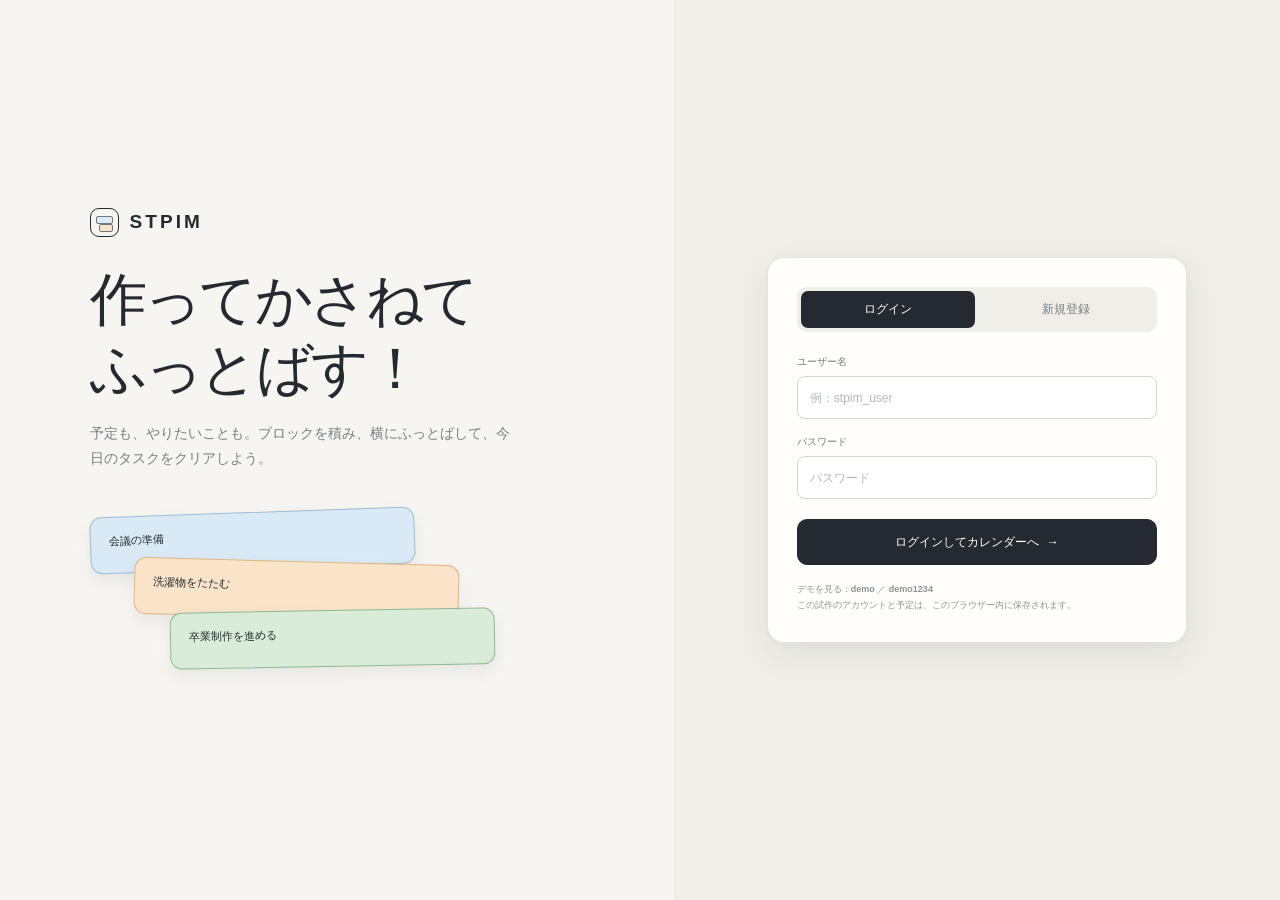
<file: prototype/index.html>
<!doctype html>
<html lang="ja">
  <head>
    <meta charset="UTF-8" />
    <meta name="viewport" content="width=device-width, initial-scale=1.0" />
    <meta name="theme-color" content="#f6f5f1" />
    <meta name="description" content="予定をブロックで積み上げ、ひとつずつクリアするスケジュールアプリ STPIM" />
    <title>STPIM — 予定をひとつずつ</title>
    <link rel="stylesheet" href="./styles.css" />
  </head>
  <body>
    <main id="app" aria-live="off"></main>
    <div id="modal-root"></div>
    <div id="toast-root" aria-live="polite" aria-atomic="true"></div>
    <script src="./app.js" defer></script>
  </body>
</html>
</file>
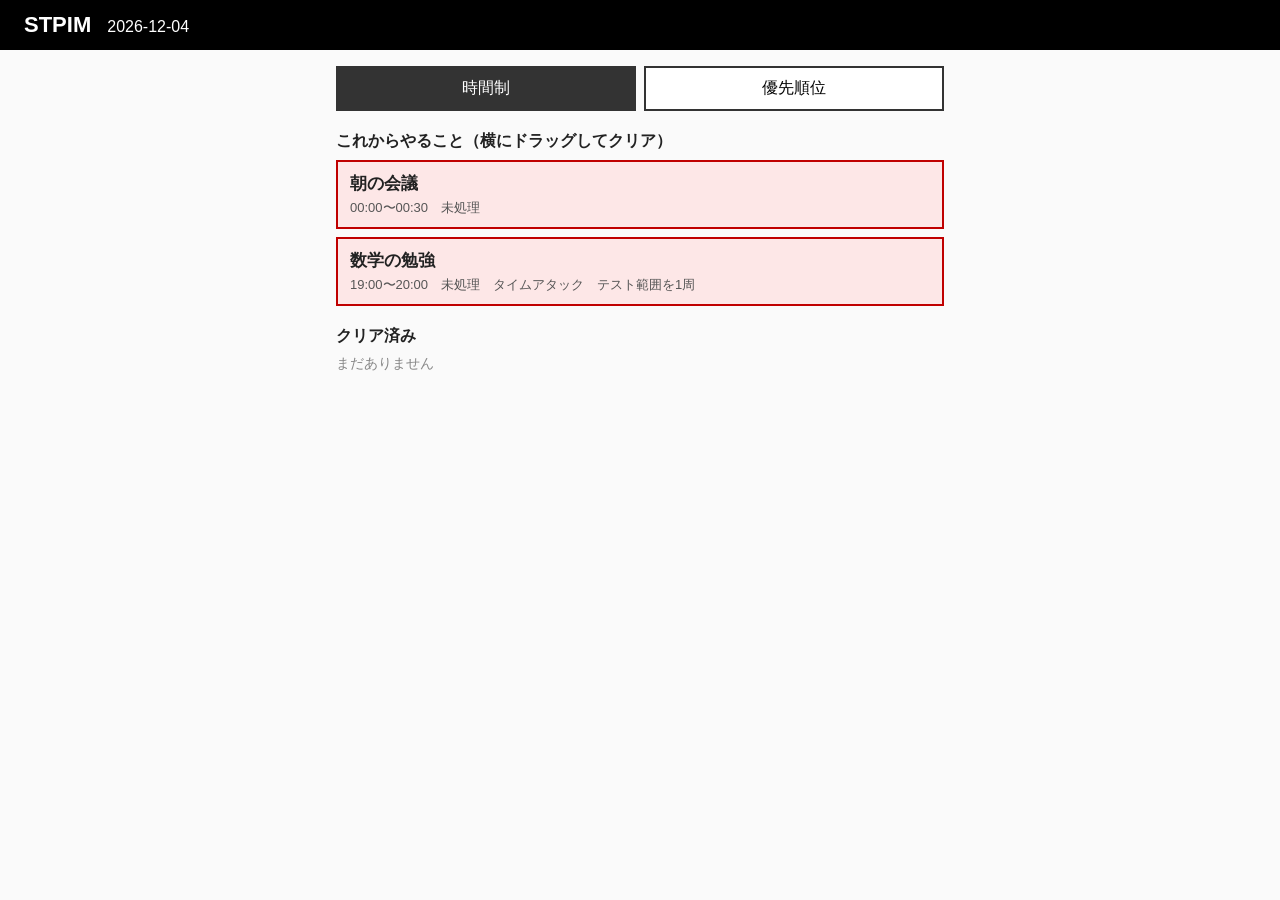
<file: public/index.html>
<!DOCTYPE html>
<html lang="ja">
<head>
  <meta charset="UTF-8">
  <meta name="viewport" content="width=device-width, initial-scale=1">
  <title>STPIM</title>
  <link rel="stylesheet" href="css/style.css">
</head>
<body>
  <header>
    <h1>STPIM</h1>
    <span id="today"></span>
  </header>
  <main>
    <div class="tabs">
      <button class="tab active" id="tab-time" type="button">時間制</button>
      <button class="tab" id="tab-priority" type="button">優先順位</button>
    </div>
    <h2>これからやること（横にドラッグしてクリア）</h2>
    <div class="tower" id="tower"></div>
    <h2>クリア済み</h2>
    <div class="tower" id="cleared"></div>
  </main>
  <div class="toast" id="toast"></div>

  <script src="js/constants.js"></script>
  <script src="js/blocks.js"></script>
  <script src="js/main.js"></script>
</body>
</html>
</file>
<file: prototype/styles.css>
:root {
  color-scheme: light;
  --paper: #f6f5f1;
  --surface: #fffefa;
  --surface-2: #f0efe9;
  --ink: #252a30;
  --muted: #83898c;
  --line: #e5e4dc;
  --line-strong: #d4d4cc;
  --blue: #d9e9f5;
  --blue-line: #9fbdd2;
  --orange: #f9e3c9;
  --orange-line: #dfb783;
  --green: #d9ebd9;
  --green-line: #91bb91;
  --red: #bf5d48;
  --shadow: 0 12px 34px rgba(46, 50, 52, .07), 0 2px 6px rgba(46, 50, 52, .04);
  --radius: 16px;
  --font: "Yu Gothic UI", "Hiragino Kaku Gothic ProN", Meiryo, sans-serif;
  font-family: var(--font);
  color: var(--ink);
  background: var(--paper);
  font-synthesis: none;
  text-rendering: optimizeLegibility;
}
* { box-sizing: border-box; }
body { margin: 0; min-width: 340px; min-height: 100vh; overflow-x: hidden; background: var(--paper); }
button, input, textarea, select { font: inherit; color: inherit; }
button { cursor: pointer; }
button:focus-visible, input:focus-visible, textarea:focus-visible, select:focus-visible { outline: 3px solid #94b7d0; outline-offset: 2px; }
.mono { font-family: "DM Mono", monospace; font-variant-numeric: tabular-nums; }
.app-shell { min-height: 100vh; }
.topbar { height: 76px; display: flex; align-items: center; gap: 36px; padding: 0 clamp(20px, 4.3vw, 68px); border-bottom: 1px solid var(--line); background: rgba(255,254,250,.82); position: sticky; top: 0; z-index: 5; backdrop-filter: blur(14px); }
.brand { display: inline-flex; align-items: center; gap: 11px; border: 0; background: none; padding: 0; font-weight: 800; letter-spacing: .16em; font-size: 19px; white-space: nowrap; }
.brand-mark { width: 29px; height: 29px; border: 1.5px solid var(--ink); border-radius: 9px; display: grid; place-items: center; position: relative; overflow: hidden; }
.brand-mark::before, .brand-mark::after { content: ""; position: absolute; left: 5px; right: 5px; height: 6px; border: 1px solid #72777b; border-radius: 2px; background: var(--blue); }
.brand-mark::before { top: 7px; } .brand-mark::after { top: 15px; left: 8px; background: var(--orange); }
.nav { display: flex; gap: 5px; align-items: center; height: 100%; }
.nav-link { border: 0; color: #747b80; background: transparent; padding: 10px 14px; border-radius: 10px; font-size: 13px; transition: .18s; }
.nav-link:hover { background: var(--surface-2); color: var(--ink); }
.nav-link.active { color: var(--ink); background: #edede7; font-weight: 700; }
.topbar-right { margin-left: auto; display: flex; gap: 10px; align-items: center; }
.total-pill, .user-pill { border: 1px solid var(--line); color: #61686d; background: var(--surface); border-radius: 999px; padding: 8px 13px; font-size: 11px; white-space: nowrap; }
.user-pill { display: flex; align-items: center; gap: 8px; }
.avatar { width: 23px; height: 23px; border-radius: 50%; background: #e8e8de; display: grid; place-items: center; font-size: 10px; font-weight: 700; color: #69716e; }
.logout-button { border: 0; background: none; color: var(--muted); padding: 6px; font-size: 12px; }
.page { max-width: 1440px; margin: 0 auto; padding: 38px clamp(20px,4.3vw,68px) 72px; }
.page-heading { display: flex; justify-content: space-between; align-items: end; margin-bottom: 27px; gap: 18px; }
.eyebrow { font-size: 10px; letter-spacing: .14em; text-transform: uppercase; color: var(--muted); font-weight: 700; margin: 0 0 8px; }
h1, h2, h3, p { margin-top: 0; }
h1 { font-size: clamp(25px,3vw,34px); line-height: 1.2; letter-spacing: -.045em; margin-bottom: 8px; }
.heading-sub { color: var(--muted); font-size: 13px; margin: 0; }
.heading-actions { display: flex; align-items: center; gap: 9px; }
.button { min-height: 42px; display: inline-flex; align-items: center; justify-content: center; gap: 8px; border-radius: 10px; padding: 0 16px; font-size: 12px; font-weight: 600; border: 1px solid var(--line-strong); background: var(--surface); transition: transform .15s, background .15s, border-color .15s; }
.button:hover { transform: translateY(-1px); border-color: #bfc1b8; background: white; }
.button.primary { color: #fff; border-color: var(--ink); background: var(--ink); }
.button.primary:hover { background: #3d444a; }
.button.quiet { border-color: transparent; background: transparent; color: #757c80; }
.button.danger { color: var(--red); border-color: #e6c9c1; background: #fff9f6; }
.button.small { min-height: 33px; border-radius: 8px; padding: 0 11px; font-size: 11px; }
.button.icon { width: 39px; padding: 0; }
.panel { background: var(--surface); border: 1px solid var(--line); border-radius: var(--radius); box-shadow: 0 2px 4px rgba(55,58,54,.02); }
.calendar-layout { display: grid; grid-template-columns: minmax(0,1.85fr) minmax(270px,.83fr); gap: 20px; align-items: start; }
.calendar-panel { padding: 22px 24px 24px; }
.calendar-toolbar { display: flex; align-items: center; gap: 10px; margin-bottom: 20px; }
.month-title { font-size: 19px; font-weight: 700; margin: 0 8px; letter-spacing: -.025em; }
.month-title .mono { font-size: 17px; }
.calendar-toolbar .spacer { flex: 1; }
.weekday-row, .calendar-grid { display: grid; grid-template-columns: repeat(7,minmax(0,1fr)); gap: 7px; }
.weekday { color: var(--muted); text-align: center; padding: 3px 0 7px; font-size: 10px; }
.day-cell { min-height: 112px; padding: 9px; border: 1px solid var(--line); border-radius: 11px; background: #fffefa; text-align: left; display: flex; flex-direction: column; align-items: stretch; gap: 5px; transition: .16s; overflow: hidden; }
.day-cell:hover { border-color: #c3c7c4; transform: translateY(-1px); box-shadow: 0 4px 12px rgba(39,47,47,.05); }
.day-cell.muted { background: #f5f4f0; color: #a8adae; }
.day-cell.selected { border: 1.5px solid #31383b; box-shadow: inset 0 0 0 1px #31383b; }
.day-cell.today .day-num { background: var(--ink); color: white; }
.day-num { width: 25px; height: 25px; border-radius: 50%; display: grid; place-items: center; font-size: 11px; font-weight: 700; margin-bottom: 1px; }
.day-bars { display: flex; flex-direction: column; gap: 3px; }
.day-bar { height: 6px; border: 1px solid var(--blue-line); border-radius: 5px; background: var(--blue); }
.day-bar.priority { background: var(--orange); border-color: var(--orange-line); }
.day-bar.attack { background: var(--green); border-color: var(--green-line); }
.day-bar.missed { border-color: #d18470; background: #f4d8cf; }
.day-meta { margin-top: auto; color: #858b8c; font-size: 9px; display: flex; justify-content: space-between; }
.missed-count { color: var(--red); font-weight: 700; }
.calendar-side { display: flex; flex-direction: column; gap: 13px; }
.side-card { padding: 19px; }
.side-card h2 { font-size: 14px; margin: 0 0 15px; }
.selected-date { font-size: 19px; font-weight: 700; letter-spacing: -.03em; margin-bottom: 14px; }
.mini-list { display: flex; flex-direction: column; gap: 7px; margin-bottom: 14px; }
.mini-item { display: flex; align-items: center; gap: 10px; min-height: 37px; padding: 7px 10px; border: 1px solid var(--blue-line); border-radius: 8px; background: var(--blue); font-size: 11px; cursor: pointer; }
.mini-item.priority { border-color: var(--orange-line); background: var(--orange); }
.mini-item.attack { border-color: var(--green-line); background: var(--green); }
.mini-time { font-family: "DM Mono", monospace; font-size: 9px; opacity: .75; white-space: nowrap; }
.mini-item-title { font-weight: 600; overflow: hidden; text-overflow: ellipsis; white-space: nowrap; }
.empty-mini { padding: 16px 6px; color: var(--muted); font-size: 12px; text-align: center; }
.legend { display: flex; flex-wrap: wrap; gap: 7px; margin: 14px 0 0; }
.legend-item { display: inline-flex; gap: 5px; align-items: center; color: #747b7e; font-size: 10px; }
.legend-dot { width: 9px; height: 9px; border-radius: 3px; background: var(--blue); border: 1px solid var(--blue-line); }
.legend-dot.priority { background: var(--orange); border-color: var(--orange-line); } .legend-dot.attack { background: var(--green); border-color: var(--green-line); }
.soft-note { border: 1px dashed var(--line-strong); padding: 12px 13px; color: #7e8587; border-radius: 10px; line-height: 1.7; font-size: 10px; }
.day-layout { display: grid; grid-template-columns: minmax(0,1fr) 260px; gap: 19px; align-items: start; }
.day-main { min-width: 0; }
.day-toolbar { display: flex; align-items: center; gap: 10px; margin: 0 0 20px; }
.day-toolbar h1 { font-size: 23px; margin: 0 3px; }
.day-toolbar .spacer { flex: 1; }
.day-arrow { border: 1px solid var(--line-strong); background: var(--surface); height: 35px; width: 36px; border-radius: 9px; }
.day-columns { display: grid; grid-template-columns: 1fr 1fr; gap: 14px; align-items: start; }
.day-columns.single-board { grid-template-columns: minmax(0,1fr); }
.block-board { position: relative; border: 1px solid var(--line); border-radius: 14px 14px 11px 11px; background: #fbfaf6; padding: 14px 13px 19px; overflow: visible; box-shadow: 0 5px 0 #d5d8d5; }
.block-board::after { content: ""; position: absolute; bottom: 8px; left: 13px; right: 13px; height: 1px; background: #e8e7e1; }
.board-head { display: flex; justify-content: space-between; align-items: center; margin-bottom: 13px; padding: 0 2px; }
.board-head-left { display: flex; gap: 9px; align-items: center; }
.board-title { font-size: 12px; margin: 0; font-weight: 700; }
.board-caption { font-size: 9px; color: var(--muted); }
.board-count { border-radius: 999px; padding: 3px 7px; background: rgba(255,255,255,.7); color: #6f7778; font-size: 9px; }
.type-chip { padding: 4px 7px; border-radius: 5px; font-size: 9px; font-weight: 700; border: 1px solid var(--blue-line); background: var(--blue); white-space: nowrap; }
.type-chip.priority { border-color: var(--orange-line); background: var(--orange); }
.type-chip.attack { border-color: var(--green-line); background: var(--green); }
.stack { display: flex; flex-direction: column; gap: 6px; min-height: 70px; }
.block-card { position: relative; z-index: 1; min-height: 68px; border: 1px solid var(--blue-line); background: var(--blue); border-radius: 9px; padding: 7px 10px; display: grid; grid-template-columns: 69px minmax(0,1fr) auto; gap: 10px; align-items: center; box-shadow: 0 2px 0 rgba(51,63,69,.07); touch-action: pan-y; user-select: none; transition: box-shadow .2s, transform .2s, opacity .2s; }
.block-card { --shard-color: var(--blue); }
.block-card.priority { --shard-color: var(--orange); border-color: var(--orange-line); background: var(--orange); }
.block-card.attack { --shard-color: var(--green); border-color: var(--green-line); background: var(--green); }
.block-card.missed { --shard-color: #f7e2db; border-color: #d18470; background: #f7e2db; }
.block-card.done { background: #f4f4ef; border-color: var(--line-strong); color: #777e7e; opacity: .82; }
.block-card.selected { box-shadow: 0 0 0 2px #414b4d, 0 3px 9px rgba(30,36,37,.1); }
.block-card.dragging { z-index: 3; box-shadow: 0 10px 28px rgba(26,30,31,.22); transition: none; cursor: grabbing; }
.block-card.fly-out { transform: translateX(135%) rotate(4deg); opacity: 0; }
.block-time { min-height: 52px; border: 1px solid rgba(86,112,130,.16); border-radius: 7px; background: rgba(255,255,255,.67); display: flex; flex-direction: column; align-items: center; justify-content: center; gap: 1px; color: #3c5362; font-family: "DM Mono", monospace; font-variant-numeric: tabular-nums; line-height: 1.08; }
.time-start, .time-end { font-size: 11px; font-weight: 500; letter-spacing: -.04em; }
.time-arrow { color: #8295a0; font-family: var(--font); font-size: 9px; line-height: .9; }
.time-duration { color: #7b8b91; font-family: var(--font); font-size: 8px; margin-top: 3px; }
.priority-time { border-color: rgba(160,116,63,.2); color: #83623a; font-family: var(--font); gap: 4px; }
.priority-label { color: #8a7659; font-size: 8px; }
.priority-value { font-size: 15px; line-height: 1; }
.block-content { min-width: 0; }
.block-title { font-size: 12px; font-weight: 700; line-height: 1.4; margin: 0; overflow-wrap: anywhere; }
.block-memo { color: #626e71; font-size: 9px; line-height: 1.4; margin: 3px 0 0; overflow: hidden; text-overflow: ellipsis; white-space: nowrap; }
.block-tags { margin-top: 3px; display: flex; gap: 4px; align-items: center; flex-wrap: wrap; }
.start-block-button { border: 1px solid rgba(53,75,84,.22); border-radius: 7px; padding: 4px 8px; background: rgba(255,254,250,.78); color: #354b54; font-size: 10px; font-weight: 700; white-space: nowrap; }
.start-block-button:hover:not(:disabled) { background: #fff; border-color: rgba(53,75,84,.4); }
.start-block-button:disabled { cursor: default; opacity: .72; }
.mini-tag { border-radius: 4px; padding: 2px 5px; background: rgba(255,255,255,.66); color: #66716e; font-size: 9px; }
.mini-tag.alert { background: #fff6f1; color: #ad523c; }
.block-tools { display: flex; flex-direction: column; align-items: end; gap: 7px; }
.status-pill { border: 1px solid rgba(50,60,60,.2); border-radius: 999px; padding: 4px 7px; background: rgba(255,255,255,.72); font-size: 9px; white-space: nowrap; }
.status-pill.missed { border-color: #d18470; color: #a04a37; }
.status-pill.done { color: #727a77; }
.swipe-hint { color: #7e8989; font-size: 10px; display: flex; align-items: center; gap: 6px; }
.swipe-glyph { border: 1px solid rgba(51,61,62,.2); background: rgba(255,255,255,.38); border-radius: 5px; width: 29px; height: 29px; display: grid; place-items: center; font-size: 14px; }
.block-card.effect-launch { animation: block-launch 900ms cubic-bezier(.15,.74,.2,1) both; z-index: 7; box-shadow: 0 12px 24px rgba(39,52,59,.24); }
.block-card.effect-impact { animation: block-impact 1120ms cubic-bezier(.18,.78,.23,1) both; z-index: 7; box-shadow: 0 12px 24px rgba(39,52,59,.24); }
.block-card.effect-shatter { animation: block-shatter 1050ms ease-in both; z-index: 7; }
.block-card.effect-rare { animation: block-rare 1450ms cubic-bezier(.16,.8,.22,1) both; z-index: 7; }
.block-card.effect-launch::before, .block-card.effect-impact::before { content: ""; position: absolute; z-index: 0; left: -102px; top: 24%; width: 105px; height: 52%; border-radius: 50%; background: linear-gradient(90deg,transparent,rgba(255,255,255,.84)); filter: blur(3px); transform: scaleX(.2); transform-origin: right center; animation: motion-streak 460ms ease-out both; pointer-events: none; }
.block-content, .block-time, .block-tools { position: relative; z-index: 1; }
.impact-flash { position: absolute; z-index: 5; top: -9px; right: -7px; bottom: -9px; width: 26px; border-radius: 8px; background: linear-gradient(90deg,transparent,rgba(255,255,255,.98),rgba(255,217,125,.48)); opacity: 0; pointer-events: none; animation: impact-flash 1120ms ease-out both; }
.shard-layer, .particle-layer { position: absolute; z-index: 6; inset: 0; overflow: visible; border-radius: inherit; pointer-events: none; }
.shard { position: absolute; inset: 0; border-radius: inherit; background-color: var(--shard-color); background-image: linear-gradient(145deg,rgba(255,255,255,.98),rgba(255,255,255,.18) 55%,rgba(55,78,90,.4)); box-shadow: inset 0 0 0 1.3px rgba(255,255,255,.9), 0 6px 13px rgba(41,49,50,.22); transform-origin: 50% 50%; animation: shard-scatter 940ms cubic-bezier(.16,.72,.18,1) var(--shard-delay) both; }
.crack-lines { position: absolute; inset: 0; width: 100%; height: 100%; overflow: visible; }
.crack-line { fill: none; stroke: rgba(255,255,255,.96); stroke-width: .85; stroke-linecap: round; stroke-linejoin: round; filter: drop-shadow(0 1px 1px rgba(48,64,69,.42)); animation: crack-flash 250ms ease-out both; }
.clear-particle { position: absolute; left: 50%; top: 50%; width: var(--particle-size); height: var(--particle-size); border-radius: 2px; background: #fff8d6; box-shadow: 0 0 9px rgba(255,218,112,.95); animation: particle-burst 780ms cubic-bezier(.12,.73,.2,1) var(--particle-delay) both; }
.clear-particle:nth-child(3n) { border-radius: 50%; }
.gold-particles .clear-particle { background: #ffdf67; box-shadow: 0 0 12px rgba(255,195,47,.95); }
.rare-reveal { display: flex; align-items: center; justify-content: center; gap: 11px; padding: 12px; margin-bottom: 13px; border: 1px solid #e7bd58; border-radius: 10px; color: #815915; background: linear-gradient(110deg,#fff8d9,#fff0bc,#fff8d9); text-align: center; font-size: 11px; line-height: 1.5; animation: rare-reveal 700ms cubic-bezier(.16,.85,.3,1.2) both; }
.rare-reveal strong { font-size: 13px; }
.rare-sparkle { color: #d79b22; font-size: 22px; animation: sparkle-turn 1800ms ease-in-out infinite; }
.empty-board { border: 1px dashed var(--line-strong); border-radius: 10px; padding: 25px 12px; text-align: center; color: var(--muted); font-size: 11px; }
.empty-board .button { margin-top: 11px; }
.empty-day { min-height: 300px; display: grid; align-content: center; justify-items: center; padding: 30px; text-align: center; }
.empty-day-mark { display: grid; place-items: center; width: 48px; height: 48px; border: 1px dashed #b9c0be; border-radius: 14px; color: #798481; font-size: 24px; margin-bottom: 16px; }
.empty-day h2 { font-size: 16px; margin: 0 0 7px; }
.empty-day p { font-size: 11px; color: var(--muted); margin: 0 0 18px; }
.empty-day-actions { display: flex; flex-wrap: wrap; justify-content: center; gap: 8px; }
.day-side { display: flex; flex-direction: column; gap: 13px; }
.stat-grid { display: grid; grid-template-columns: repeat(3,1fr); gap: 7px; }
.stat-box { text-align: center; padding: 10px 4px; border: 1px solid var(--line); border-radius: 9px; background: #fffefa; }
.stat-label { display: block; color: var(--muted); font-size: 9px; margin-bottom: 4px; }
.stat-value { font-family: "DM Mono", monospace; font-size: 19px; font-weight: 500; }
.status-legend { display: flex; gap: 5px; flex-wrap: wrap; margin-top: 12px; }
.detail-actions { display: grid; grid-template-columns: 1fr 1fr; gap: 7px; }
.detail-actions .button { padding: 0 9px; }
.detail-empty { text-align: center; color: var(--muted); padding: 13px 0 2px; font-size: 11px; }
.gesture-note { font-size: 10px; line-height: 1.75; color: #798181; }
.view-tabs { display: flex; gap: 3px; background: #eeede8; padding: 4px; border-radius: 10px; }
.view-tab { border: 0; background: transparent; border-radius: 7px; padding: 8px 13px; font-size: 11px; color: #737b7d; }
.view-tab.active { background: var(--surface); box-shadow: 0 1px 4px rgba(0,0,0,.08); color: var(--ink); font-weight: 700; }
.records-layout { display: grid; grid-template-columns: 255px minmax(0,1fr); gap: 18px; align-items: start; }
.series-list { padding: 17px; }
.series-list h2 { font-size: 13px; margin: 2px 0 13px; }
.series-option { display: block; width: 100%; padding: 12px; margin-bottom: 8px; text-align: left; border: 1px solid var(--line); background: var(--surface); border-radius: 9px; }
.series-option.active { background: var(--green); border-color: var(--green-line); }
.series-name { display: block; font-size: 11px; font-weight: 700; margin-bottom: 5px; }
.series-meta { color: #697573; font-size: 9px; }
.records-main { padding: 22px; min-height: 320px; }
.records-title-row { display: flex; align-items: center; gap: 10px; margin-bottom: 19px; }
.records-title-row h2 { font-size: 17px; margin: 0; }
.records-title-row .spacer { flex: 1; }
.metric-grid { display: grid; grid-template-columns: repeat(4,1fr); gap: 9px; margin-bottom: 21px; }
.metric-card { border: 1px solid var(--line); border-radius: 10px; padding: 12px 14px; }
.metric-label { display: block; color: var(--muted); font-size: 9px; margin-bottom: 5px; }
.metric-value { font-family: "DM Mono", monospace; font-size: 20px; font-weight: 500; }
.chart-title { font-size: 10px; color: var(--muted); margin: 0 0 14px; }
.chart { height: 174px; border-bottom: 1px solid #989f9e; display: flex; gap: clamp(13px,3vw,34px); align-items: end; padding: 10px 7% 0; overflow: hidden; }
.chart-column { flex: 0 1 56px; display: flex; flex-direction: column; align-items: center; justify-content: end; height: 100%; gap: 5px; }
.chart-number { color: #68716f; font-family: "DM Mono", monospace; font-size: 9px; }
.chart-bar { width: min(100%,43px); min-height: 8px; border: 1px solid var(--green-line); background: var(--green); border-radius: 4px 4px 0 0; transition: height .45s cubic-bezier(.2,.75,.25,1); }
.chart-bar.latest { background: #99c694; border-color: #76a96f; }
.chart-label { color: var(--muted); font-size: 9px; white-space: nowrap; }
.records-footnote { margin-top: 17px; }
.summary-cards { display: grid; grid-template-columns: repeat(4,1fr); gap: 12px; margin-bottom: 17px; }
.summary-card { padding: 16px 18px; }
.summary-card.emphasis { border: 1.5px solid #40494a; }
.summary-card .stat-value { font-size: 27px; }
.records-table-panel { padding: 18px; }
.filter-bar { display: flex; align-items: center; justify-content: space-between; flex-wrap: wrap; gap: 10px; margin-bottom: 14px; }
.filter-pills { display: flex; flex-wrap: wrap; gap: 5px; }
.filter-button { border: 1px solid var(--line-strong); border-radius: 8px; padding: 8px 11px; background: var(--surface); color: #707779; font-size: 10px; }
.filter-button.active { border-color: var(--ink); background: var(--ink); color: white; }
.select-compact { border: 1px solid var(--line-strong); border-radius: 8px; padding: 8px 30px 8px 10px; background: var(--surface); font-size: 10px; }
.records-table { width: 100%; border-collapse: collapse; font-size: 10px; }
.records-table th { text-align: left; color: #747c7e; background: #f1f0eb; padding: 11px 10px; font-weight: 600; white-space: nowrap; }
.records-table td { padding: 11px 10px; border-bottom: 1px solid #efeee9; vertical-align: middle; }
.records-table tr:last-child td { border-bottom: 0; }
.records-table .row-title { font-size: 11px; font-weight: 700; }
.table-wrap { overflow-x: auto; }
.login-page { min-height: 100vh; display: grid; grid-template-columns: minmax(0,1fr) minmax(400px,.9fr); background: var(--paper); }
.login-story { padding: clamp(38px,7vw,104px); display: flex; flex-direction: column; justify-content: center; position: relative; overflow: hidden; }
.login-story h1 { max-width: 530px; font-size: clamp(35px,5vw,57px); line-height: 1.22; margin: 28px 0 17px; }
.login-story p { color: #777f81; line-height: 1.8; max-width: 430px; font-size: 14px; }
.login-brand { align-self: flex-start; }
.hero-stack { position: relative; height: 180px; width: min(450px,90%); margin-top: 27px; }
.hero-block { position: absolute; width: 73%; height: 57px; border-radius: 12px; border: 1.5px solid var(--blue-line); background: var(--blue); padding: 16px 18px; font-size: 11px; font-weight: 700; box-shadow: 0 7px 16px rgba(55,67,69,.08); }
.hero-block:nth-child(1) { top: 0; left: 0; transform: rotate(-2deg); }
.hero-block:nth-child(2) { top: 49px; left: 10%; border-color: var(--orange-line); background: var(--orange); transform: rotate(1.5deg); }
.hero-block:nth-child(3) { top: 98px; left: 18%; border-color: var(--green-line); background: var(--green); transform: rotate(-1deg); }
.login-side { display: grid; place-items: center; background: #efeee9; padding: 38px; }
.login-card { width: min(420px,100%); padding: 29px; background: var(--surface); border: 1px solid var(--line); border-radius: 17px; box-shadow: var(--shadow); }
.auth-tabs { display: grid; grid-template-columns: 1fr 1fr; padding: 4px; gap: 3px; border-radius: 10px; background: #efeee9; margin-bottom: 23px; }
.auth-tab { border: 0; border-radius: 7px; padding: 10px; background: transparent; font-size: 12px; color: #767d7e; }
.auth-tab.active { background: var(--ink); color: white; font-weight: 700; }
.field { display: block; margin: 0 0 16px; }
.field-label { display: flex; justify-content: space-between; align-items: center; color: #727a7b; font-size: 10px; font-weight: 600; margin-bottom: 7px; }
.field input, .field textarea, .field select { width: 100%; min-height: 43px; border: 1px solid var(--line-strong); border-radius: 8px; padding: 10px 12px; background: #fff; font-size: 12px; }
.field textarea { min-height: 85px; resize: vertical; }
.field input::placeholder, .field textarea::placeholder { color: #b3b7b5; }
.field-hint { display: block; font-size: 9px; line-height: 1.6; color: #969c9d; margin-top: 5px; }
.auth-submit { width: 100%; min-height: 46px; margin-top: 4px; }
.auth-foot { margin: 17px 0 0; color: #8c9393; font-size: 9px; line-height: 1.7; }
.auth-error { margin: 0 0 14px; padding: 10px 12px; color: #a14936; background: #fbebe5; border: 1px solid #efd1c8; border-radius: 8px; font-size: 11px; }
.modal-backdrop { position: fixed; inset: 0; z-index: 20; background: rgba(39,43,46,.34); display: grid; place-items: center; padding: 20px; backdrop-filter: blur(3px); animation: fade .16s ease both; }
.modal { width: min(560px,100%); max-height: min(92vh,820px); overflow: auto; border-radius: 16px; background: var(--surface); border: 1px solid rgba(255,255,255,.7); box-shadow: 0 25px 80px rgba(24,28,30,.25); animation: rise .2s ease both; }
.modal.narrow { width: min(420px,100%); }
.modal-header { position: sticky; top: 0; z-index: 1; display: flex; align-items: center; justify-content: space-between; gap: 12px; padding: 20px 23px 16px; background: rgba(255,254,250,.96); border-bottom: 1px solid var(--line); backdrop-filter: blur(10px); }
.modal-header h2 { margin: 0; font-size: 16px; }
.modal-header p { margin: 4px 0 0; color: var(--muted); font-size: 10px; }
.modal-body { padding: 19px 23px 22px; }
.modal-footer { display: flex; align-items: center; gap: 8px; padding: 14px 23px 20px; border-top: 1px solid var(--line); }
.modal-footer .spacer { flex: 1; }
.modal-close { width: 33px; height: 33px; border: 1px solid var(--line); background: white; border-radius: 8px; font-size: 17px; color: #737c7d; }
.segmented { display: grid; grid-template-columns: 1fr 1fr; border: 1px solid var(--line-strong); border-radius: 9px; overflow: hidden; margin-bottom: 17px; }
.segment { min-height: 39px; border: 0; background: white; font-size: 11px; color: #7b8282; }
.segment + .segment { border-left: 1px solid var(--line); }
.segment.active { background: var(--ink); color: white; font-weight: 700; }
.two-fields { display: grid; grid-template-columns: 1fr 1fr; gap: 12px; }
.time-fields, .priority-fields, .attack-fields { padding: 14px; margin: 0 0 14px; border: 1px solid var(--line); border-radius: 11px; background: #faf9f5; }
.time-fields { background: #f3f8fb; border-color: #dce8ee; }
.priority-fields { background: #fdf7ee; border-color: #f0e1cc; }
.attack-fields { background: #f2f8f1; border-color: #d7e7d4; }
.subsection-label { display: flex; gap: 7px; align-items: center; font-size: 10px; font-weight: 700; margin-bottom: 11px; }
.radio-row { display: flex; gap: 8px; }
.radio-card { flex: 1; border: 1px solid var(--line-strong); border-radius: 8px; padding: 10px; background: white; font-size: 10px; display: flex; align-items: center; gap: 7px; }
.radio-card input { accent-color: #4d8254; }
.check-row { display: flex; align-items: center; gap: 8px; font-size: 11px; font-weight: 600; margin-bottom: 12px; }
.check-row input { accent-color: #5f9c5e; }
.select-inline { width: 100%; min-height: 38px; border: 1px solid var(--line-strong); border-radius: 8px; padding: 8px 10px; background: white; font-size: 11px; }
.validation { color: #a14936; font-size: 10px; margin: 0 0 12px; line-height: 1.6; }
.confirm-copy { color: #687173; font-size: 12px; line-height: 1.8; margin: 2px 0; }
.result-hero { border: 1px solid var(--blue-line); background: var(--blue); border-radius: 12px; padding: 19px; text-align: center; margin: 14px 0; }
.result-hero.green { border-color: var(--green-line); background: var(--green); }
.result-hero.orange { border-color: var(--orange-line); background: var(--orange); }
.result-kicker { color: #617171; font-size: 10px; margin-bottom: 7px; }
.result-value { font-family: "DM Mono", monospace; font-size: 34px; line-height: 1.2; font-weight: 500; }
.result-label { font-size: 11px; font-weight: 700; margin-top: 5px; }
.result-lines { display: grid; gap: 8px; }
.result-line { display: flex; justify-content: space-between; gap: 10px; padding-bottom: 8px; border-bottom: 1px solid var(--line); font-size: 11px; }
.result-line:last-child { border: 0; }
.result-line span:first-child { color: var(--muted); }
.toast { display: flex; gap: 10px; align-items: start; max-width: min(390px,calc(100vw - 32px)); border: 1px solid #d5e6d2; border-radius: 11px; background: #fcfffb; box-shadow: var(--shadow); padding: 13px 15px; font-size: 11px; line-height: 1.6; animation: rise .2s ease both; }
#toast-root { position: fixed; bottom: 22px; right: 22px; z-index: 40; display: flex; flex-direction: column; align-items: end; gap: 8px; }
.toast.error { border-color: #efd1c8; background: #fffaf8; }
.toast-icon { font-size: 14px; }
.tiny { font-size: 9px; color: var(--muted); }
.divider { height: 1px; background: var(--line); margin: 14px 0; }
.text-link { border: 0; background: transparent; color: #647b83; text-decoration: underline; text-underline-offset: 2px; font-size: 10px; padding: 0; }
.no-data { padding: 35px 15px; text-align: center; font-size: 11px; color: var(--muted); }
.summary-empty { border: 1px dashed var(--line-strong); padding: 20px; text-align: center; border-radius: 10px; color: var(--muted); font-size: 11px; }
@keyframes fade { from { opacity: 0 } to { opacity: 1 } }
@keyframes rise { from { opacity: 0; transform: translateY(8px) scale(.99) } to { opacity: 1; transform: translateY(0) scale(1) } }
@keyframes arrive { 0% { transform: translateX(0) rotate(0); opacity: 1 } 65% { transform: translateX(125%) rotate(5deg); opacity: 1 } 100% { transform: translateX(135%) rotate(5deg); opacity: 0 } }
@keyframes block-launch { 0% { transform: translate3d(0,0,0) rotate(0) scale(1); opacity: 1 } 17% { transform: translate3d(10px,-9px,0) rotate(-3deg) scale(1.07); opacity: 1 } 100% { transform: translate3d(var(--travel-x),-58px,0) rotate(19deg) scale(.68); opacity: 0 } }
@keyframes block-impact { 0% { transform: translate3d(0,0,0) rotate(0) scale(1); opacity: 1 } 34% { transform: translate3d(var(--impact-x),0,0) rotate(2deg) scale(1.04); opacity: 1 } 39% { transform: translate3d(var(--impact-x),2px,0) rotate(-3deg) scaleX(.88) scaleY(1.1); filter: brightness(1.32); opacity: 1 } 47% { transform: translate3d(calc(var(--impact-x) - 20px),-2px,0) rotate(2deg) scaleX(1.08); filter: brightness(1.04); opacity: 1 } 100% { transform: translate3d(var(--travel-x),-22px,0) rotate(12deg) scale(.78); opacity: 0 } }
@keyframes block-shatter { 0% { transform: translate3d(0,0,0) scale(1); opacity: 1; filter: brightness(1) } 12% { transform: translate3d(0,0,0) scale(1.065); opacity: 1; filter: brightness(1.3) } 28% { transform: translate3d(0,0,0) scale(1); opacity: .14; filter: brightness(1.16) } 100% { transform: translate3d(0,0,0) scale(.98); opacity: 0; filter: brightness(1) } }
@keyframes block-rare { 0% { transform: translate3d(0,0,0) scale(1); background-color: var(--shard-color); box-shadow: 0 2px 0 rgba(51,63,69,.07) } 16% { transform: translate3d(0,-10px,0) scale(1.1) rotate(-2deg); background-color: #fff0b3; box-shadow: 0 0 0 7px rgba(255,219,112,.48),0 0 48px rgba(236,177,44,.84); filter: brightness(1.2) } 30% { transform: translate3d(0,0,0) scale(1); background-color: #f8e1a0; box-shadow: 0 0 23px rgba(236,177,44,.72); filter: brightness(1) } 100% { transform: translate3d(var(--travel-x),-46px,0) rotate(20deg) scale(.64); opacity: 0; filter: brightness(1.2) } }
@keyframes motion-streak { 0% { opacity: 0; transform: scaleX(.2) } 24% { opacity: .95; transform: scaleX(1.4) } 100% { opacity: 0; transform: scaleX(.35) } }
@keyframes impact-flash { 0%,31%,100% { opacity: 0 } 38% { opacity: 1; transform: scaleX(1.7) } 48% { opacity: .32; transform: scaleX(.65) } }
@keyframes shard-scatter { 0% { transform: translate3d(0,0,0) rotate(0) scale(1); opacity: 0 } 8% { opacity: 1 } 100% { transform: translate3d(var(--shard-x),var(--shard-y),0) rotate(var(--shard-turn)) scale(.18); opacity: 0 } }
@keyframes crack-flash { 0% { opacity: 0; stroke-width: 2 } 35% { opacity: 1; stroke-width: .8 } 100% { opacity: .78; stroke-width: .55 } }
@keyframes particle-burst { 0% { transform: translate3d(0,0,0) rotate(0) scale(.1); opacity: 0 } 14% { opacity: 1; transform: translate3d(0,0,0) rotate(30deg) scale(1.25) } 100% { transform: translate3d(var(--particle-x),var(--particle-y),0) rotate(var(--particle-turn)) scale(.3); opacity: 0 } }
@keyframes rare-reveal { 0% { opacity: 0; transform: translateY(8px) scale(.92) } 70% { opacity: 1; transform: translateY(-1px) scale(1.025) } 100% { opacity: 1; transform: translateY(0) scale(1) } }
@keyframes sparkle-turn { 0%,100% { transform: rotate(-12deg) scale(.92) } 50% { transform: rotate(16deg) scale(1.12) } }
@media (max-width: 1000px) {
  .topbar { gap: 16px; padding-inline: 20px; }
  .nav-link { padding-inline: 10px; }
  .calendar-layout { grid-template-columns: minmax(0,1.5fr) minmax(240px,.8fr); }
  .day-layout { grid-template-columns: minmax(0,1fr) 220px; }
  .day-columns { gap: 10px; }
  .block-board { padding-inline: 10px; }
  .block-card { grid-template-columns: 70px minmax(0,1fr) auto; gap: 9px; padding: 10px; }
  .records-layout { grid-template-columns: 220px minmax(0,1fr); }
}
@media (max-width: 760px) {
  .topbar { height: auto; min-height: 66px; padding: 11px 16px; flex-wrap: wrap; gap: 8px 14px; }
  .brand { font-size: 17px; }
  .brand-mark { width: 25px; height: 25px; }
  .nav { order: 3; width: 100%; overflow-x: auto; height: auto; margin: 2px -4px -2px; }
  .nav-link { white-space: nowrap; font-size: 11px; padding: 8px 10px; }
  .topbar-right { margin-left: auto; }
  .total-pill { display: none; }
  .user-pill { padding: 5px 8px; }
  .logout-button { font-size: 10px; }
  .page { padding: 24px 15px 54px; }
  .page-heading { align-items: start; margin-bottom: 19px; }
  .page-heading .heading-actions { flex-shrink: 0; }
  .calendar-layout, .day-layout, .records-layout { grid-template-columns: 1fr; }
  .calendar-side { display: grid; grid-template-columns: 1fr 1fr; }
  .calendar-panel { padding: 15px 11px 13px; }
  .calendar-grid, .weekday-row { gap: 4px; }
  .day-cell { min-height: 83px; padding: 5px; border-radius: 8px; }
  .day-num { width: 21px; height: 21px; font-size: 10px; }
  .day-meta { font-size: 8px; }
  .day-bar { height: 5px; }
  .month-title { font-size: 16px; margin-inline: 3px; }
  .calendar-toolbar { gap: 4px; margin-bottom: 13px; }
  .calendar-toolbar .button.icon { width: 32px; min-height: 32px; }
  .calendar-toolbar .button.small { min-height: 32px; padding: 0 9px; }
  .day-toolbar { flex-wrap: wrap; gap: 7px; }
  .day-toolbar h1 { font-size: 18px; }
  .day-toolbar .spacer { flex-basis: 100%; height: 0; }
  .day-toolbar .button.primary { margin-left: auto; }
  .day-columns { grid-template-columns: 1fr; }
  .block-board { padding: 13px 12px 18px; }
  .block-card { min-height: 68px; grid-template-columns: 72px minmax(0,1fr) auto; gap: 8px; padding: 7px 9px; }
  .day-side { display: grid; grid-template-columns: 1fr 1fr; }
  .day-side .gesture-panel { grid-column: 1/-1; }
  .records-layout { grid-template-columns: 1fr; }
  .series-list { display: flex; flex-wrap: wrap; gap: 7px; align-items: start; }
  .series-list h2 { flex-basis: 100%; margin-bottom: 4px; }
  .series-option { width: auto; min-width: 150px; flex: 1; margin: 0; }
  .metric-grid { grid-template-columns: repeat(2,1fr); }
  .summary-cards { grid-template-columns: repeat(2,1fr); gap: 8px; }
  .summary-card { padding: 13px; }
  .records-table-panel, .records-main { padding: 13px; }
  .login-page { grid-template-columns: 1fr; }
  .login-story { min-height: 310px; padding: 31px 25px 15px; }
  .login-story h1 { font-size: 37px; margin: 18px 0 12px; }
  .login-story p { font-size: 12px; }
  .hero-stack { height: 75px; width: 75%; margin-top: 10px; }
  .hero-block { height: 39px; padding: 10px 13px; font-size: 9px; }
  .hero-block:nth-child(2) { top: 24px; } .hero-block:nth-child(3) { top: 48px; }
  .login-side { padding: 18px 16px 35px; }
  .login-card { padding: 22px; }
}
@media (max-width: 440px) {
  .calendar-side { grid-template-columns: 1fr; }
  .calendar-side .legend-panel { display: none; }
  .user-pill .user-name { max-width: 70px; overflow: hidden; text-overflow: ellipsis; }
  .day-toolbar .button.small { padding-inline: 8px; }
  .day-toolbar .day-date-label { flex: 1; }
  .block-card { grid-template-columns: 63px minmax(0,1fr) auto; gap: 7px; padding-inline: 8px; }
  .time-start, .time-end { font-size: 11px; }
  .block-title { font-size: 13px; }
  .block-tools { gap: 5px; }
  .block-tools .status-pill { font-size: 8px; padding: 3px 6px; }
  .swipe-glyph { width: 25px; height: 25px; }
  .metric-value { font-size: 17px; }
}
@media (prefers-reduced-motion: reduce) {
  *, *::before, *::after { scroll-behavior: auto !important; animation-duration: .01ms !important; animation-delay: 0ms !important; animation-iteration-count: 1 !important; transition-duration: .01ms !important; }
}
</file>
<file: public/css/style.css>
:root { --border: #333; --bg: #fafafa; --accent: #c00000; --missed: #fde7e7; --done: #eee; }
* { box-sizing: border-box; }
body { margin: 0; font-family: "Hiragino Kaku Gothic ProN", "Yu Gothic", Meiryo, sans-serif; background: var(--bg); color: #222; }
header { background: #000; color: #fff; padding: 12px 24px; display: flex; align-items: baseline; gap: 16px; }
header h1 { margin: 0; font-size: 22px; }
main { max-width: 640px; margin: 0 auto; padding: 16px; }
.tabs { display: flex; gap: 8px; margin-bottom: 16px; }
.tab { flex: 1; padding: 10px; border: 2px solid var(--border); background: #fff; font-size: 16px; cursor: pointer; }
.tab.active { background: var(--border); color: #fff; }
h2 { font-size: 16px; margin: 20px 0 8px; }
.tower { display: flex; flex-direction: column; gap: 8px; overflow-x: hidden; }
.block { border: 2px solid var(--border); background: #fff; padding: 10px 12px; cursor: grab; user-select: none; touch-action: pan-y; transition: transform 0.2s, opacity 0.2s; }
.block.dragging { transition: none; cursor: grabbing; }
.block.missed { background: var(--missed); border-color: var(--accent); }
.block.done { background: var(--done); cursor: default; }
.block-title { font-weight: bold; font-size: 17px; }
.block-sub { font-size: 13px; color: #555; margin-top: 4px; }
.block-actions { margin-top: 8px; display: flex; gap: 8px; }
.block-actions button { padding: 4px 10px; border: 1px solid var(--border); background: #fff; cursor: pointer; }
.empty { color: #888; font-size: 14px; }
.toast { position: fixed; left: 50%; bottom: 24px; transform: translateX(-50%); background: #000; color: #fff; padding: 12px 20px; font-size: 16px; opacity: 0; pointer-events: none; transition: opacity 0.2s; }
.toast.show { opacity: 1; }
</file>
